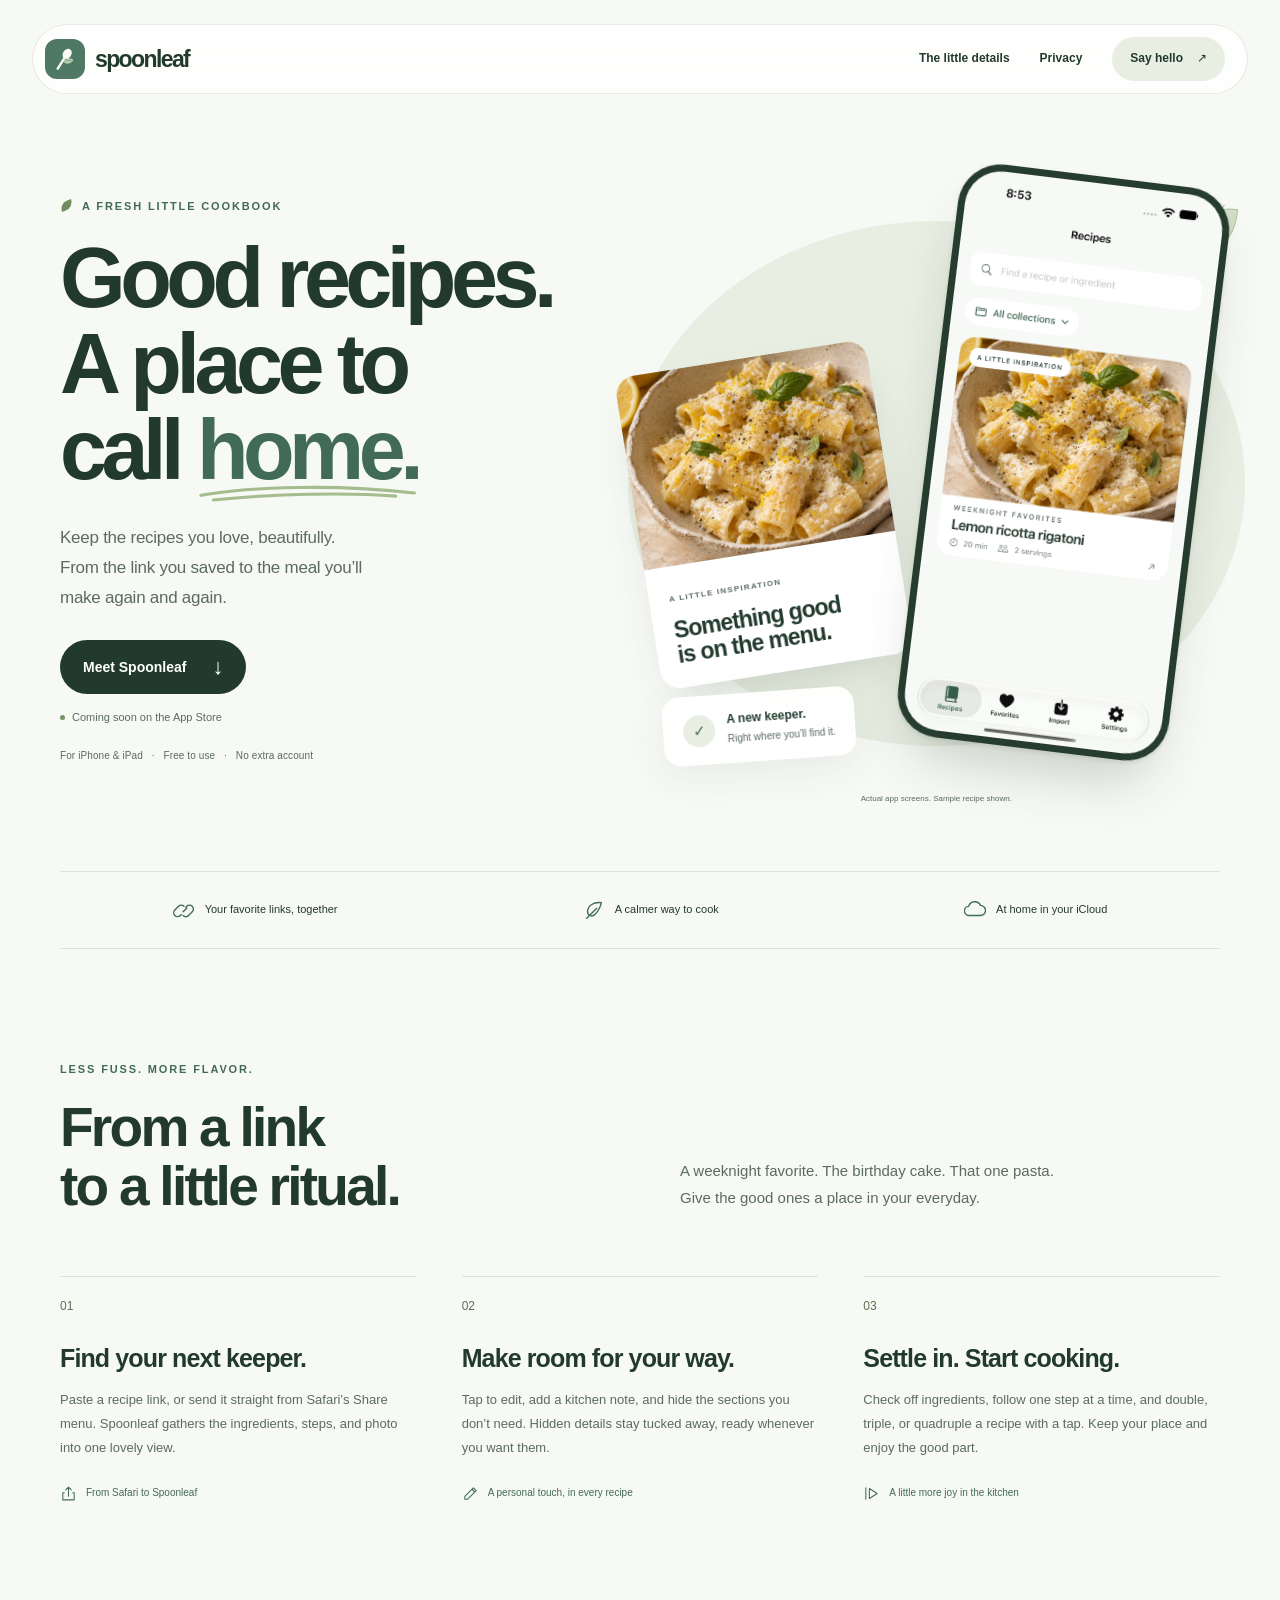
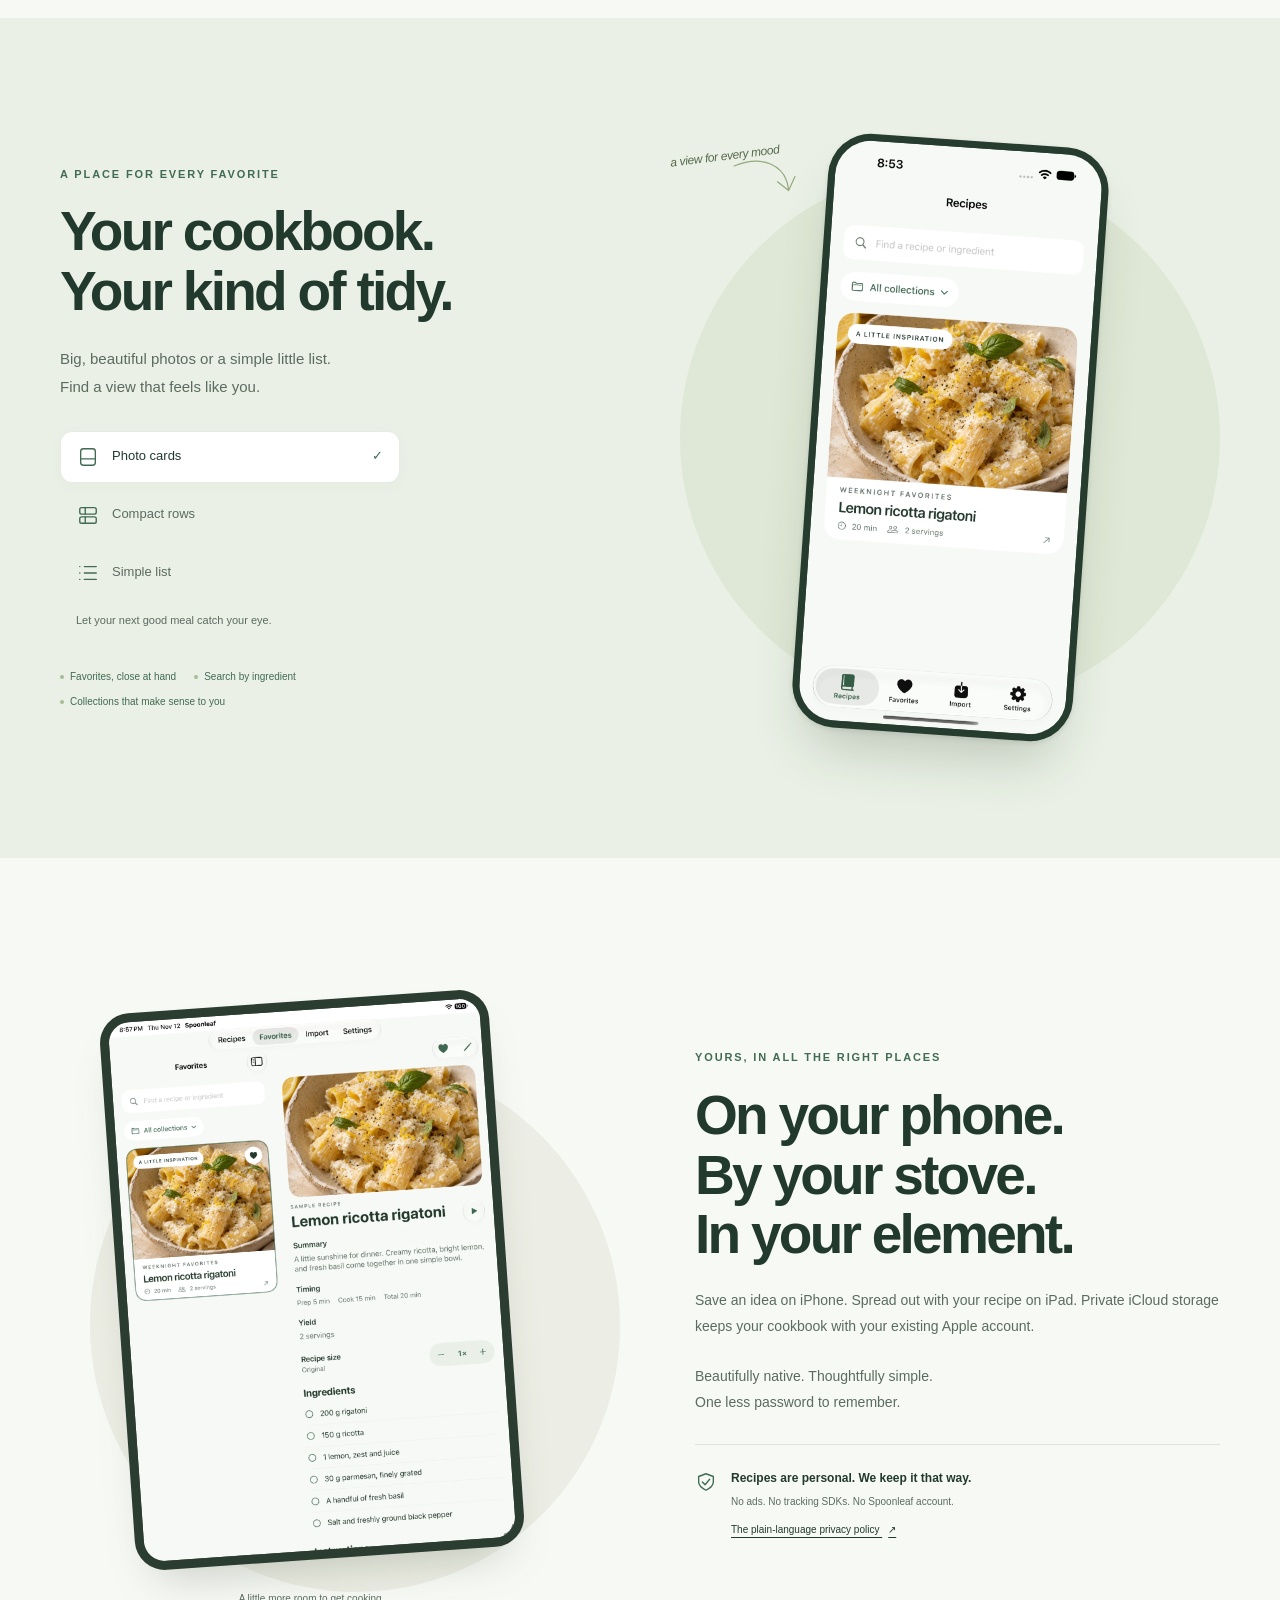
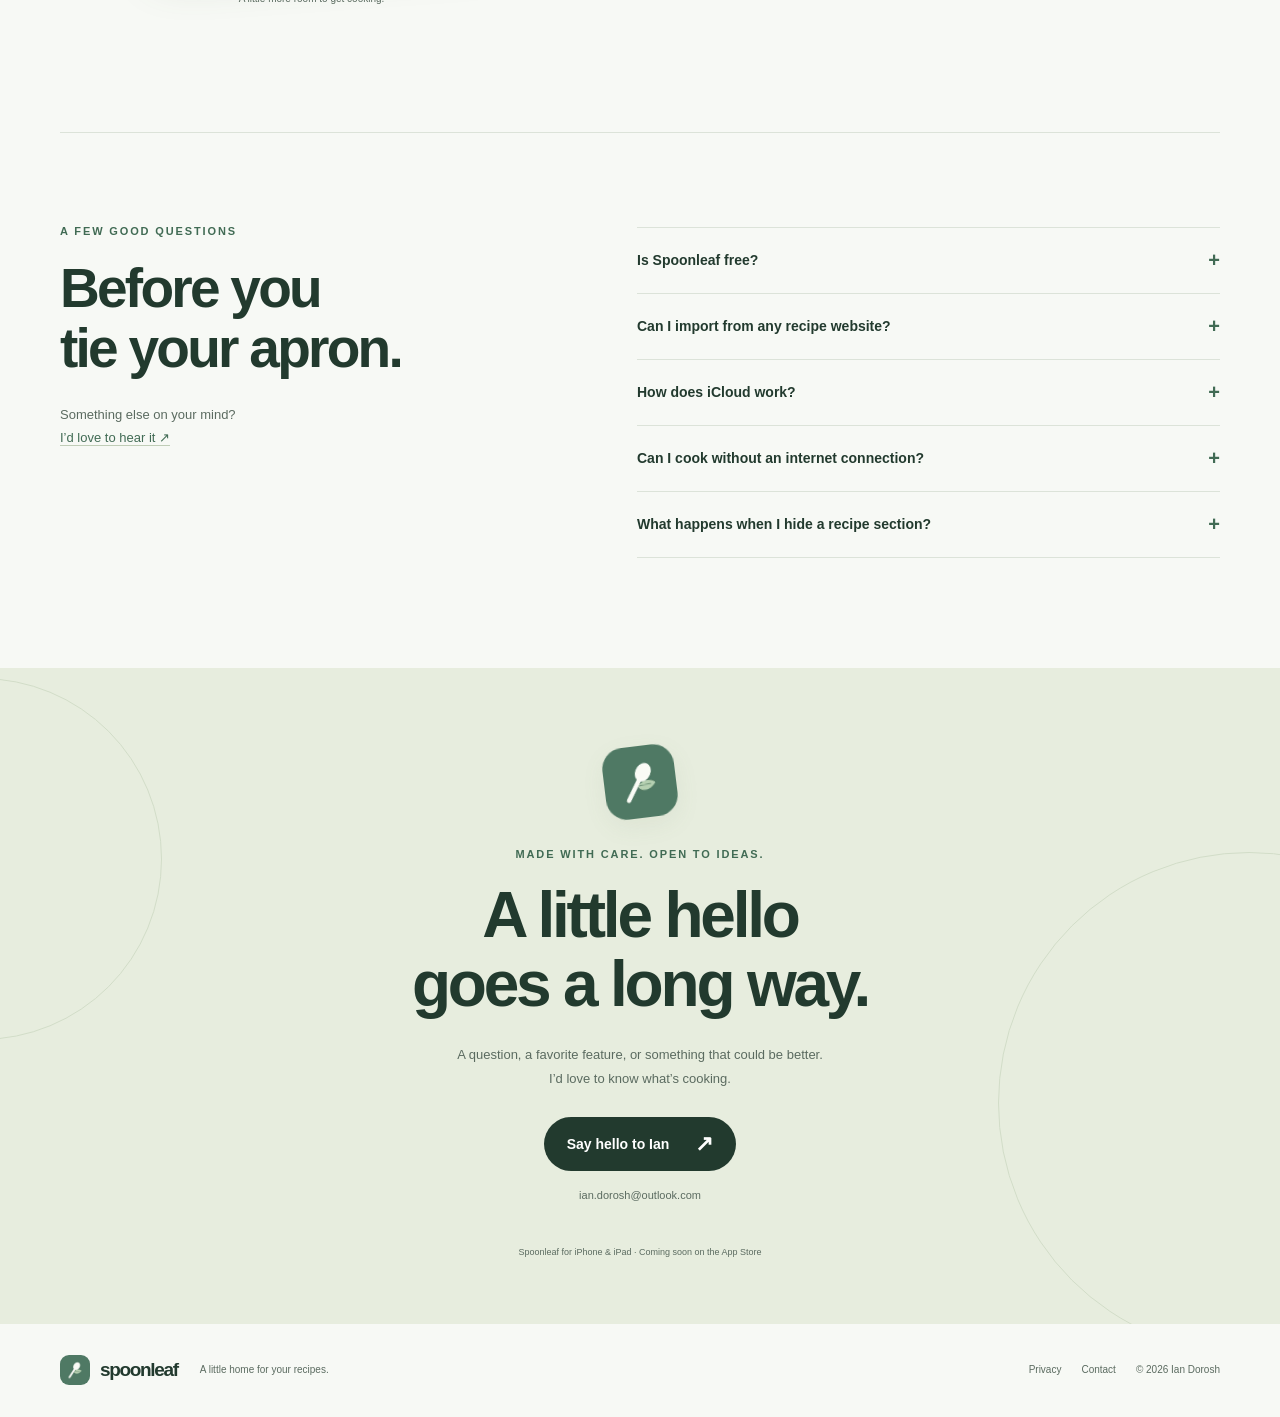
<file: index.html>
<!doctype html>
<html lang="en">
<head>
  <meta charset="utf-8">
  <meta name="viewport" content="width=device-width, initial-scale=1">
  <meta name="theme-color" content="#f7f9f5">
  <meta name="description" content="Meet Spoonleaf: a fresh, thoughtful home for your favorite recipes. Save recipe links, make them your own, and enjoy cooking on iPhone and iPad. Free, with no extra account.">
  <meta property="og:title" content="Spoonleaf — Good recipes. A place to call home.">
  <meta property="og:description" content="Turn recipe links into a beautiful personal cookbook for iPhone and iPad. Coming soon to the App Store.">
  <meta property="og:type" content="website">
  <meta property="og:url" content="https://idorosh.github.io/spoonleaf-site/">
  <meta property="og:image" content="https://idorosh.github.io/spoonleaf-site/assets/images/lemon-pasta.webp">
  <meta property="og:image:alt" content="A bowl of lemon ricotta rigatoni with fresh basil">
  <link rel="canonical" href="https://idorosh.github.io/spoonleaf-site/">
  <title>Spoonleaf — A little home for your recipes</title>
  <link rel="icon" type="image/png" href="assets/images/apple-touch-icon.png">
  <link rel="apple-touch-icon" href="assets/images/apple-touch-icon.png">
  <link rel="stylesheet" href="styles.css">
  <script src="script.js" defer></script>
</head>
<body>
  <a class="skip-link" href="#main">Skip to content</a>
  <header class="site-header">
    <a class="brand" href="index.html" aria-label="Spoonleaf home"><img src="assets/images/app-icon.webp" alt="" width="40" height="40"><span>spoonleaf</span></a>
    <nav aria-label="Main navigation">
      <a class="nav-explore" href="#how-it-works">The little details</a>
      <a href="privacy.html">Privacy</a>
      <a class="nav-contact" href="#contact">Say hello <span aria-hidden="true">↗</span></a>
    </nav>
  </header>

  <main id="main">
    <section class="hero section-wrap" aria-labelledby="hero-title">
      <div class="hero-copy">
        <p class="eyebrow"><span class="tiny-leaf" aria-hidden="true"></span>A FRESH LITTLE COOKBOOK</p>
        <h1 id="hero-title">Good recipes.<br>A place to<br>call <span class="home-word">home.<svg aria-hidden="true" viewBox="0 0 284 24"><path d="M5 15C71 3 186 1 279 12M21 21C96 13 194 11 255 16"/></svg></span></h1>
        <p class="hero-description">Keep the recipes you love, beautifully.<br>From the link you saved to the meal you’ll<br class="desktop-break"> make again and again.</p>
        <a class="button button-primary" href="#how-it-works">Meet Spoonleaf <span aria-hidden="true">↓</span></a>
        <div class="launch-note"><span class="status-dot" aria-hidden="true"></span><span>Coming soon on the App Store</span></div>
        <p class="hero-meta">For iPhone &amp; iPad <span aria-hidden="true">·</span> Free to use <span aria-hidden="true">·</span> No extra account</p>
      </div>
      <div class="hero-art" aria-label="A preview of Spoonleaf’s recipe library">
        <div class="hero-orbit" aria-hidden="true"></div>
        <svg class="hero-sprig" aria-hidden="true" viewBox="0 0 180 240"><path d="M40 228C51 160 112 104 140 24"/><path d="M68 155C20 147 11 110 18 79C66 86 94 115 68 155Z"/><path d="M98 106C91 63 118 29 159 27C164 68 143 102 98 106Z"/><path d="M51 190C87 182 118 194 131 223C99 242 69 228 51 190Z"/></svg>
        <div class="food-tile"><img src="assets/images/lemon-pasta.webp" alt="Lemon ricotta rigatoni with basil and parmesan" width="1600" height="1067" fetchpriority="high"><div><span>A LITTLE INSPIRATION</span><p>Something good<br>is on the menu.</p></div></div>
        <figure class="phone hero-phone"><img src="assets/images/iphone-cards.webp" alt="Spoonleaf’s Recipes tab showing a lemon ricotta rigatoni recipe card" width="880" height="1913" fetchpriority="high"></figure>
        <div class="saved-note"><span class="saved-note-icon" aria-hidden="true">✓</span><div><strong>A new keeper.</strong><span>Right where you’ll find it.</span></div></div>
        <p class="screen-caption">Actual app screens. Sample recipe shown.</p>
      </div>
    </section>

    <div class="promise-strip section-wrap" aria-label="Spoonleaf at a glance">
      <p><svg aria-hidden="true" viewBox="0 0 24 24"><path d="m10 13 4-4M8 16l-1 1a4 4 0 0 1-6-6l4-4a4 4 0 0 1 6 0m2 1 1-1a4 4 0 0 1 6 6l-4 4a4 4 0 0 1-6 0" transform="translate(1 1)"/></svg> Your favorite links, together</p>
      <p><svg aria-hidden="true" viewBox="0 0 24 24"><path d="M20 4c-8-1-15 3-15 10 0 4 5 6 8 3 3-3 6-8 7-13ZM4 21l11-11"/></svg> A calmer way to cook</p>
      <p><svg aria-hidden="true" viewBox="0 0 24 24"><path d="M7 18H6a5 5 0 0 1-1-10 7 7 0 0 1 13-1 5.5 5.5 0 0 1 0 11H7Z"/></svg> At home in your iCloud</p>
    </div>

    <section class="section-wrap how-section" id="how-it-works" aria-labelledby="how-title">
      <div class="section-intro reveal"><p class="eyebrow">LESS FUSS. MORE FLAVOR.</p><h2 id="how-title">From a link<br>to a little ritual.</h2><p>A weeknight favorite. The birthday cake. That one pasta.<br>Give the good ones a place in your everyday.</p></div>
      <div class="steps">
        <article class="step reveal"><span class="step-number">01</span><h3>Find your next keeper.</h3><p>Paste a recipe link, or send it straight from Safari’s Share menu. Spoonleaf gathers the ingredients, steps, and photo into one lovely view.</p><div class="step-detail"><svg aria-hidden="true" viewBox="0 0 24 24"><path d="M12 16V3m-4 4 4-4 4 4M6 11H4v10h16V11h-2"/></svg> From Safari to Spoonleaf</div></article>
        <article class="step reveal"><span class="step-number">02</span><h3>Make room for your way.</h3><p>Tap to edit, add a kitchen note, and hide the sections you don’t need. Hidden details stay tucked away, ready whenever you want them.</p><div class="step-detail"><svg aria-hidden="true" viewBox="0 0 24 24"><path d="m4 16 12-12 4 4L8 20H4v-4Zm10-10 4 4"/></svg> A personal touch, in every recipe</div></article>
        <article class="step reveal"><span class="step-number">03</span><h3>Settle in. Start cooking.</h3><p>Check off ingredients, follow one step at a time, and double, triple, or quadruple a recipe with a tap. Keep your place and enjoy the good part.</p><div class="step-detail"><svg aria-hidden="true" viewBox="0 0 24 24"><path d="m9 5 11 7-11 7V5ZM4 4v16"/></svg> A little more joy in the kitchen</div></article>
      </div>
    </section>

    <section class="layout-section" id="inside-the-app" aria-labelledby="layout-title">
      <div class="section-wrap layout-inner">
        <div class="layout-copy reveal"><p class="eyebrow">A PLACE FOR EVERY FAVORITE</p><h2 id="layout-title">Your cookbook.<br>Your kind of tidy.</h2><p>Big, beautiful photos or a simple little list.<br>Find a view that feels like you.</p>
          <div class="layout-switcher" role="group" aria-label="Preview recipe library layouts">
            <button class="layout-button is-active" type="button" data-layout="cards" aria-pressed="true" aria-controls="layout-screen"><svg aria-hidden="true" viewBox="0 0 24 24"><rect x="4" y="3" width="16" height="18" rx="3"/><path d="M4 14h16"/></svg><span>Photo cards</span><span class="layout-check" aria-hidden="true">✓</span></button>
            <button class="layout-button" type="button" data-layout="compact" aria-pressed="false" aria-controls="layout-screen"><svg aria-hidden="true" viewBox="0 0 24 24"><rect x="3" y="4" width="18" height="7" rx="2"/><rect x="3" y="14" width="18" height="7" rx="2"/><path d="M9 4v7M9 14v7"/></svg><span>Compact rows</span><span class="layout-check" aria-hidden="true">✓</span></button>
            <button class="layout-button" type="button" data-layout="list" aria-pressed="false" aria-controls="layout-screen"><svg aria-hidden="true" viewBox="0 0 24 24"><path d="M8 5h13M8 12h13M8 19h13M3 5h.1M3 12h.1M3 19h.1"/></svg><span>Simple list</span><span class="layout-check" aria-hidden="true">✓</span></button>
          </div>
          <p class="layout-caption" id="layout-description" aria-live="polite">Let your next good meal catch your eye.</p>
          <div class="small-features"><span>Favorites, close at hand</span><span>Search by ingredient</span><span>Collections that make sense to you</span></div>
        </div>
        <div class="layout-art reveal"><div class="layout-circle" aria-hidden="true"></div><figure class="phone layout-phone"><img id="layout-screen" src="assets/images/iphone-cards.webp" alt="Spoonleaf’s photo cards recipe library layout" width="880" height="1913" loading="lazy"></figure><span class="little-note" aria-hidden="true">a view for every mood <svg viewBox="0 0 65 42"><path d="M3 4c30-8 51 6 51 29m-10-8 10 10 8-13"/></svg></span></div>
      </div>
    </section>

    <section class="section-wrap together-section" aria-labelledby="together-title">
      <div class="together-art reveal"><figure class="tablet"><img src="assets/images/ipad-favorites.webp" alt="Spoonleaf on iPad with favorite recipes on the left and ingredients for the selected recipe on the right" width="1200" height="1741" loading="lazy"></figure><span class="tablet-label">A little more room to get cooking.</span></div>
      <div class="together-copy reveal"><p class="eyebrow">YOURS, IN ALL THE RIGHT PLACES</p><h2 id="together-title">On your phone.<br>By your stove.<br>In your element.</h2><p>Save an idea on iPhone. Spread out with your recipe on iPad. Private iCloud storage keeps your cookbook with your existing Apple account.</p><p>Beautifully native. Thoughtfully simple.<br>One less password to remember.</p><div class="privacy-note"><svg aria-hidden="true" viewBox="0 0 24 24"><path d="M12 3 4 6v6c0 5 8 9 8 9s8-4 8-9V6l-8-3Z"/><path d="m8 12 3 3 5-6"/></svg><div><strong>Recipes are personal. We keep it that way.</strong><span>No ads. No tracking SDKs. No Spoonleaf account.</span><a href="privacy.html">The plain-language privacy policy <span aria-hidden="true">↗</span></a></div></div></div>
    </section>

    <section class="faq-section section-wrap" aria-labelledby="faq-title">
      <div class="faq-heading reveal"><p class="eyebrow">A FEW GOOD QUESTIONS</p><h2 id="faq-title">Before you<br>tie your apron.</h2><p>Something else on your mind?<br><a href="mailto:ian.dorosh@outlook.com">I’d love to hear it <span aria-hidden="true">↗</span></a></p></div>
      <div class="faq-list reveal">
        <details><summary>Is Spoonleaf free?<span aria-hidden="true">+</span></summary><div><p>Yes. Spoonleaf is being made as a free app for iPhone and iPad. There’s no separate Spoonleaf account to create. The App Store release is coming soon.</p></div></details>
        <details><summary>Can I import from any recipe website?<span aria-hidden="true">+</span></summary><div><p>Spoonleaf reads the recipe information many websites already include on their pages. Paste a direct recipe link or share it from Safari, then review everything before saving. Some sites block imports or don’t include readable recipe data, so support varies. The original author and source link stay with your recipe.</p></div></details>
        <details><summary>How does iCloud work?<span aria-hidden="true">+</span></summary><div><p>Your cookbook is stored on your device. When iCloud is enabled and available, Spoonleaf uses your private iCloud storage to sync recipes and photos between your devices. It uses your existing Apple account and iCloud storage allowance. You can check availability in Spoonleaf’s Settings; syncing depends on Apple’s services and your device settings.</p></div></details>
        <details><summary>Can I cook without an internet connection?<span aria-hidden="true">+</span></summary><div><p>Recipes and photos already saved on your device are available offline. You’ll need a connection to import new recipe links or sync with iCloud. You can also export a cookbook backup from Settings to keep an extra copy.</p></div></details>
        <details><summary>What happens when I hide a recipe section?<span aria-hidden="true">+</span></summary><div><p>It disappears from the reading view, but its content stays saved. Open Edit to see hidden sections again, make changes, or bring them back. Your recipe can feel simpler without losing a useful detail.</p></div></details>
      </div>
    </section>

    <section class="contact-section" id="contact" aria-labelledby="contact-title"><div class="section-wrap contact-inner"><img class="contact-icon" src="assets/images/app-icon.webp" width="72" height="72" alt="" loading="lazy"><p class="eyebrow">MADE WITH CARE. OPEN TO IDEAS.</p><h2 id="contact-title">A little hello<br>goes a long way.</h2><p>A question, a favorite feature, or something that could be better.<br>I’d love to know what’s cooking.</p><a class="button button-primary" href="mailto:ian.dorosh@outlook.com">Say hello to Ian <span aria-hidden="true">↗</span></a><a class="email-link" href="mailto:ian.dorosh@outlook.com">ian.dorosh@outlook.com</a><p class="contact-availability">Spoonleaf for iPhone &amp; iPad · Coming soon on the App Store</p></div></section>
  </main>

  <footer class="site-footer section-wrap"><a class="brand footer-brand" href="index.html"><img src="assets/images/app-icon.webp" alt="" width="30" height="30"><span>spoonleaf</span></a><p>A little home for your recipes.</p><div><a href="privacy.html">Privacy</a><a href="mailto:ian.dorosh@outlook.com">Contact</a><span>© 2026 Ian Dorosh</span></div></footer>
</body>
</html>
</file>
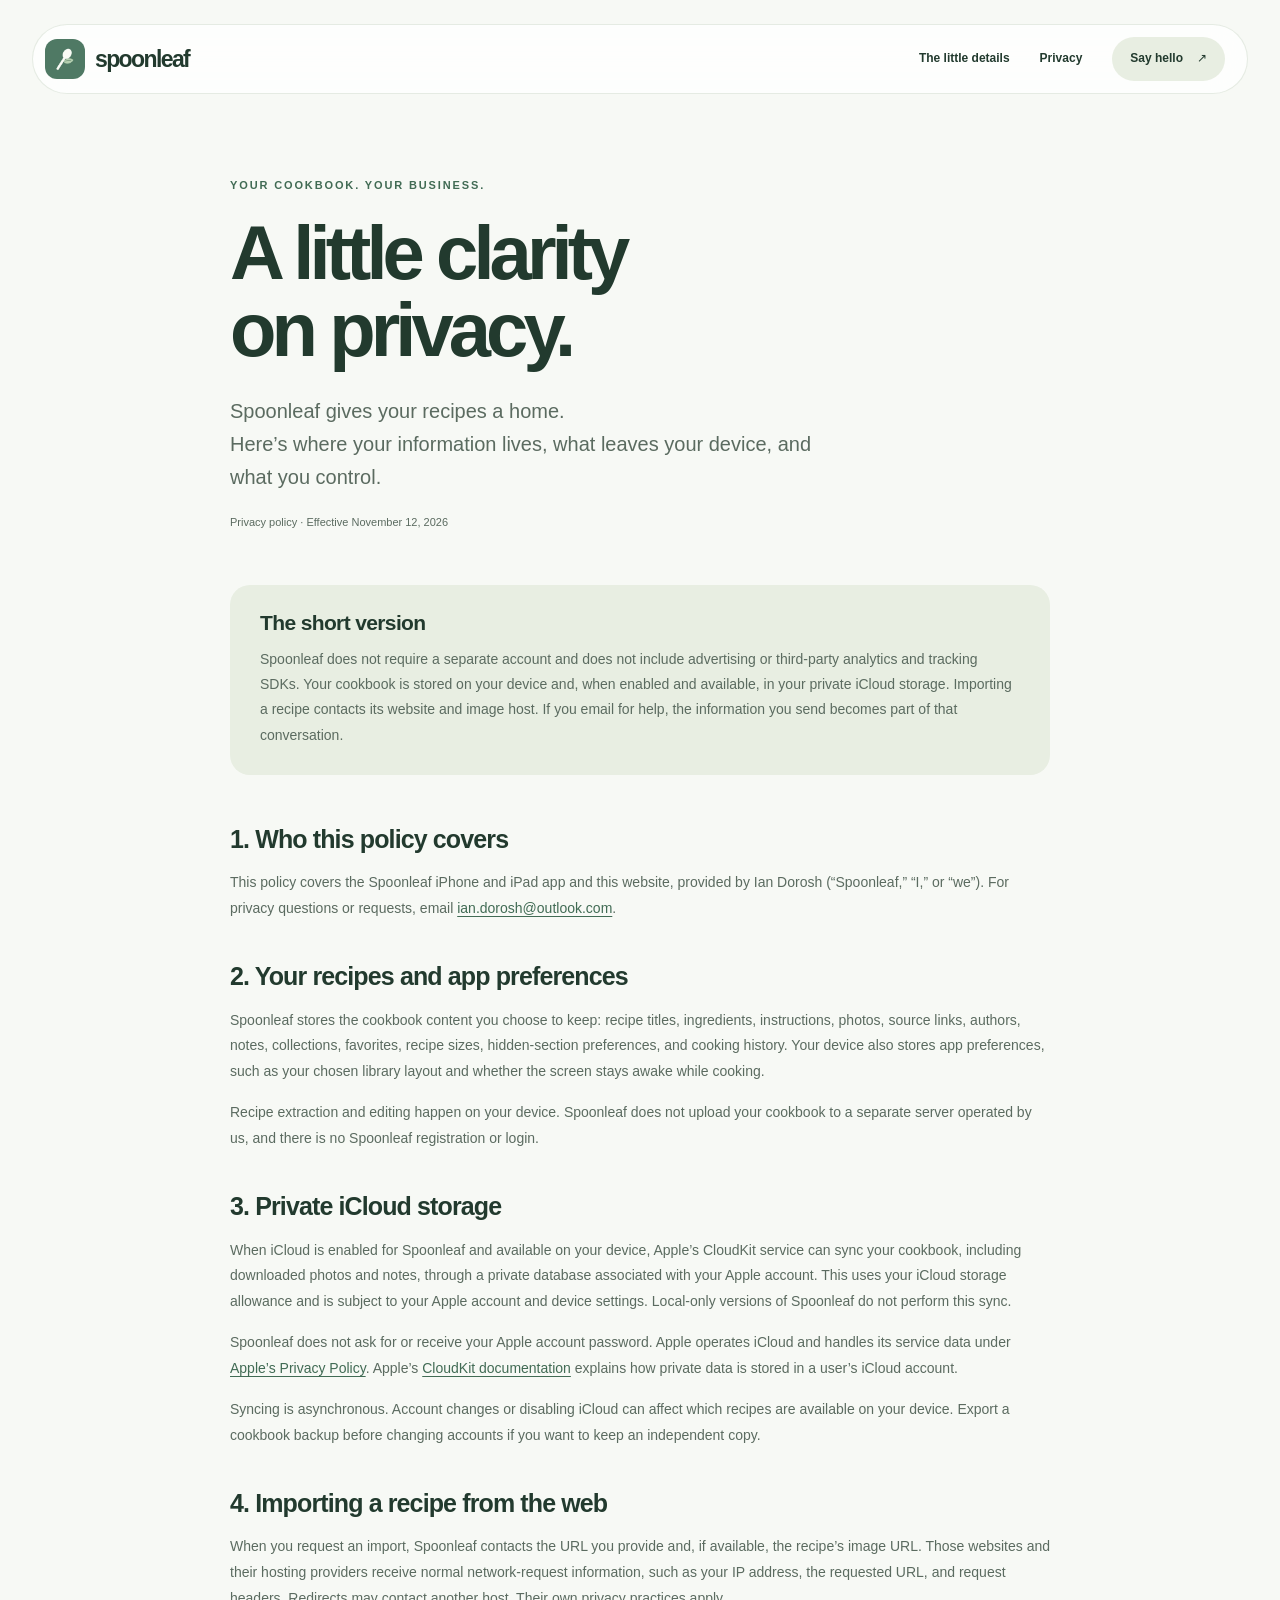
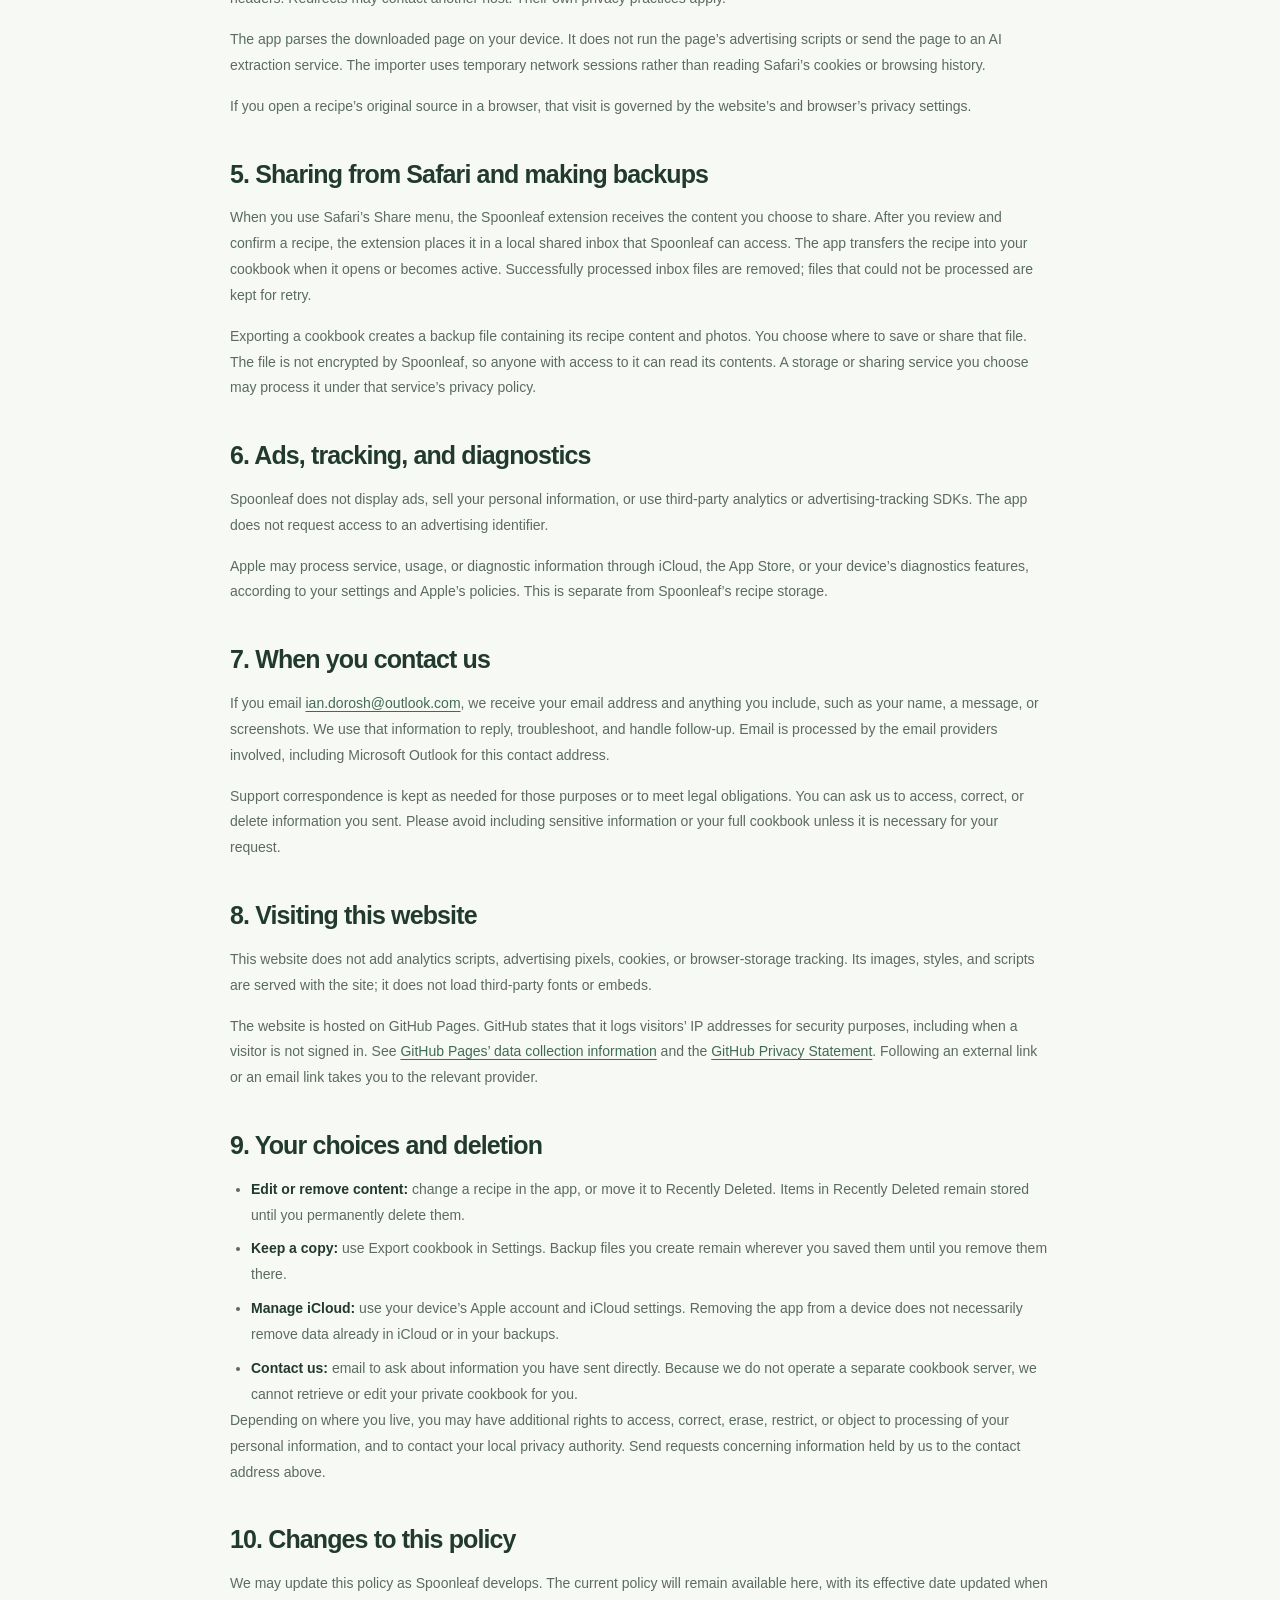
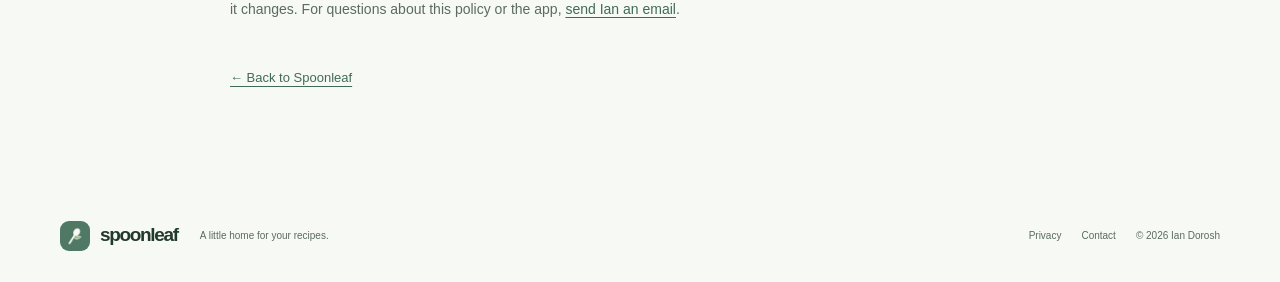
<file: privacy.html>
<!doctype html>
<html lang="en">
<head>
  <meta charset="utf-8">
  <meta name="viewport" content="width=device-width, initial-scale=1">
  <meta name="theme-color" content="#f7f9f5">
  <meta name="description" content="How Spoonleaf handles your recipes, private iCloud storage, website imports, support email, and your choices. A clear, plain-language privacy policy.">
  <title>Privacy — Spoonleaf</title>
  <link rel="canonical" href="https://idorosh.github.io/spoonleaf-site/privacy.html">
  <link rel="icon" type="image/png" href="assets/images/apple-touch-icon.png">
  <link rel="apple-touch-icon" href="assets/images/apple-touch-icon.png">
  <link rel="stylesheet" href="styles.css">
</head>
<body>
  <a class="skip-link" href="#main">Skip to content</a>
  <header class="site-header"><a class="brand" href="index.html" aria-label="Spoonleaf home"><img src="assets/images/app-icon.webp" alt="" width="40" height="40"><span>spoonleaf</span></a><nav aria-label="Main navigation"><a class="nav-explore" href="index.html#how-it-works">The little details</a><a href="privacy.html" aria-current="page">Privacy</a><a class="nav-contact" href="mailto:ian.dorosh@outlook.com">Say hello <span aria-hidden="true">↗</span></a></nav></header>
  <main id="main" class="privacy-main section-wrap">
    <div class="privacy-heading"><p class="eyebrow">YOUR COOKBOOK. YOUR BUSINESS.</p><h1>A little clarity<br>on privacy.</h1><p class="privacy-lede">Spoonleaf gives your recipes a home.<br>Here’s where your information lives, what leaves your device, and what you control.</p><p class="policy-date">Privacy policy · Effective November 12, 2026</p></div>
    <div class="privacy-summary"><h2>The short version</h2><p>Spoonleaf does not require a separate account and does not include advertising or third-party analytics and tracking SDKs. Your cookbook is stored on your device and, when enabled and available, in your private iCloud storage. Importing a recipe contacts its website and image host. If you email for help, the information you send becomes part of that conversation.</p></div>

    <section class="policy-section" aria-labelledby="who"><h2 id="who">1. Who this policy covers</h2><p>This policy covers the Spoonleaf iPhone and iPad app and this website, provided by Ian Dorosh (“Spoonleaf,” “I,” or “we”). For privacy questions or requests, email <a href="mailto:ian.dorosh@outlook.com">ian.dorosh@outlook.com</a>.</p></section>
    <section class="policy-section" aria-labelledby="cookbook"><h2 id="cookbook">2. Your recipes and app preferences</h2><p>Spoonleaf stores the cookbook content you choose to keep: recipe titles, ingredients, instructions, photos, source links, authors, notes, collections, favorites, recipe sizes, hidden-section preferences, and cooking history. Your device also stores app preferences, such as your chosen library layout and whether the screen stays awake while cooking.</p><p>Recipe extraction and editing happen on your device. Spoonleaf does not upload your cookbook to a separate server operated by us, and there is no Spoonleaf registration or login.</p></section>
    <section class="policy-section" aria-labelledby="icloud"><h2 id="icloud">3. Private iCloud storage</h2><p>When iCloud is enabled for Spoonleaf and available on your device, Apple’s CloudKit service can sync your cookbook, including downloaded photos and notes, through a private database associated with your Apple account. This uses your iCloud storage allowance and is subject to your Apple account and device settings. Local-only versions of Spoonleaf do not perform this sync.</p><p>Spoonleaf does not ask for or receive your Apple account password. Apple operates iCloud and handles its service data under <a href="https://www.apple.com/legal/privacy/">Apple’s Privacy Policy</a>. Apple’s <a href="https://developer.apple.com/documentation/cloudkit/ckcontainer">CloudKit documentation</a> explains how private data is stored in a user’s iCloud account.</p><p>Syncing is asynchronous. Account changes or disabling iCloud can affect which recipes are available on your device. Export a cookbook backup before changing accounts if you want to keep an independent copy.</p></section>
    <section class="policy-section" aria-labelledby="imports"><h2 id="imports">4. Importing a recipe from the web</h2><p>When you request an import, Spoonleaf contacts the URL you provide and, if available, the recipe’s image URL. Those websites and their hosting providers receive normal network-request information, such as your IP address, the requested URL, and request headers. Redirects may contact another host. Their own privacy practices apply.</p><p>The app parses the downloaded page on your device. It does not run the page’s advertising scripts or send the page to an AI extraction service. The importer uses temporary network sessions rather than reading Safari’s cookies or browsing history.</p><p>If you open a recipe’s original source in a browser, that visit is governed by the website’s and browser’s privacy settings.</p></section>
    <section class="policy-section" aria-labelledby="sharing"><h2 id="sharing">5. Sharing from Safari and making backups</h2><p>When you use Safari’s Share menu, the Spoonleaf extension receives the content you choose to share. After you review and confirm a recipe, the extension places it in a local shared inbox that Spoonleaf can access. The app transfers the recipe into your cookbook when it opens or becomes active. Successfully processed inbox files are removed; files that could not be processed are kept for retry.</p><p>Exporting a cookbook creates a backup file containing its recipe content and photos. You choose where to save or share that file. The file is not encrypted by Spoonleaf, so anyone with access to it can read its contents. A storage or sharing service you choose may process it under that service’s privacy policy.</p></section>
    <section class="policy-section" aria-labelledby="analytics"><h2 id="analytics">6. Ads, tracking, and diagnostics</h2><p>Spoonleaf does not display ads, sell your personal information, or use third-party analytics or advertising-tracking SDKs. The app does not request access to an advertising identifier.</p><p>Apple may process service, usage, or diagnostic information through iCloud, the App Store, or your device’s diagnostics features, according to your settings and Apple’s policies. This is separate from Spoonleaf’s recipe storage.</p></section>
    <section class="policy-section" aria-labelledby="contact"><h2 id="contact">7. When you contact us</h2><p>If you email <a href="mailto:ian.dorosh@outlook.com">ian.dorosh@outlook.com</a>, we receive your email address and anything you include, such as your name, a message, or screenshots. We use that information to reply, troubleshoot, and handle follow-up. Email is processed by the email providers involved, including Microsoft Outlook for this contact address.</p><p>Support correspondence is kept as needed for those purposes or to meet legal obligations. You can ask us to access, correct, or delete information you sent. Please avoid including sensitive information or your full cookbook unless it is necessary for your request.</p></section>
    <section class="policy-section" aria-labelledby="website"><h2 id="website">8. Visiting this website</h2><p>This website does not add analytics scripts, advertising pixels, cookies, or browser-storage tracking. Its images, styles, and scripts are served with the site; it does not load third-party fonts or embeds.</p><p>The website is hosted on GitHub Pages. GitHub states that it logs visitors’ IP addresses for security purposes, including when a visitor is not signed in. See <a href="https://docs.github.com/en/pages/getting-started-with-github-pages/what-is-github-pages#data-collection">GitHub Pages’ data collection information</a> and the <a href="https://docs.github.com/en/site-policy/privacy-policies/github-general-privacy-statement">GitHub Privacy Statement</a>. Following an external link or an email link takes you to the relevant provider.</p></section>
    <section class="policy-section" aria-labelledby="choices"><h2 id="choices">9. Your choices and deletion</h2><ul><li><strong>Edit or remove content:</strong> change a recipe in the app, or move it to Recently Deleted. Items in Recently Deleted remain stored until you permanently delete them.</li><li><strong>Keep a copy:</strong> use Export cookbook in Settings. Backup files you create remain wherever you saved them until you remove them there.</li><li><strong>Manage iCloud:</strong> use your device’s Apple account and iCloud settings. Removing the app from a device does not necessarily remove data already in iCloud or in your backups.</li><li><strong>Contact us:</strong> email to ask about information you have sent directly. Because we do not operate a separate cookbook server, we cannot retrieve or edit your private cookbook for you.</li></ul><p>Depending on where you live, you may have additional rights to access, correct, erase, restrict, or object to processing of your personal information, and to contact your local privacy authority. Send requests concerning information held by us to the contact address above.</p></section>
    <section class="policy-section" aria-labelledby="changes"><h2 id="changes">10. Changes to this policy</h2><p>We may update this policy as Spoonleaf develops. The current policy will remain available here, with its effective date updated when it changes. For questions about this policy or the app, <a href="mailto:ian.dorosh@outlook.com">send Ian an email</a>.</p></section>
    <a class="privacy-back" href="index.html">← Back to Spoonleaf</a>
  </main>
  <footer class="site-footer section-wrap"><a class="brand footer-brand" href="index.html"><img src="assets/images/app-icon.webp" alt="" width="30" height="30"><span>spoonleaf</span></a><p>A little home for your recipes.</p><div><a href="privacy.html" aria-current="page">Privacy</a><a href="mailto:ian.dorosh@outlook.com">Contact</a><span>© 2026 Ian Dorosh</span></div></footer>
</body>
</html>
</file>
<file: styles.css>
:root{--paper:#f7f9f5;--white:#fff;--ink:#223a2e;--muted:#5b6b60;--green:#416b54;--sage:#e8eee2;--sage-deep:#dce6d3;--line:#dce3d9;--round:24px;--font:-apple-system,BlinkMacSystemFont,"Segoe UI",Helvetica,Arial,sans-serif}
*{box-sizing:border-box}html{scroll-behavior:smooth;scroll-padding-top:110px}body{margin:0;background:var(--paper);color:var(--ink);font-family:var(--font);-webkit-font-smoothing:antialiased;font-size:16px;line-height:1.6}a{color:inherit;text-decoration:none}button{font:inherit}img{display:block;max-width:100%;height:auto}svg{display:block}button,a,summary{-webkit-tap-highlight-color:transparent}a:focus-visible,button:focus-visible,summary:focus-visible{outline:3px solid #72966b;outline-offset:5px}::selection{background:#d4e2ca}h1,h2,h3,p,figure{margin:0}h1,h2,h3{font-weight:560;line-height:1.08;letter-spacing:-.05em}h2{font-size:clamp(40px,4.3vw,62px)}h3{font-size:25px;letter-spacing:-.035em}p{color:var(--muted)}.section-wrap{width:min(1160px,calc(100% - 96px));margin-inline:auto}.eyebrow{font-size:11px;font-weight:650;letter-spacing:.17em;color:var(--green);line-height:1.5}.button{display:inline-flex;align-items:center;justify-content:center;gap:26px;min-height:54px;padding:15px 23px;border-radius:99px;font-size:14px;font-weight:600;transition:background .2s,transform .2s}.button-primary{background:var(--ink);color:white}.button-primary:hover{background:#42634c;transform:translateY(-2px)}.button span{font-size:22px;line-height:1}.skip-link{position:fixed;top:10px;left:10px;z-index:20;background:var(--ink);color:white;padding:10px 18px;transform:translateY(-150%)}.skip-link:focus{transform:translateY(0)}
.site-header{width:min(1256px,calc(100% - 64px));margin:24px auto 0;min-height:70px;display:flex;align-items:center;justify-content:space-between;padding:10px 22px 10px 12px;border:1px solid rgba(220,227,217,.72);border-radius:99px;background:rgba(255,255,255,.76);backdrop-filter:blur(18px);position:relative;z-index:5}.brand{display:inline-flex;align-items:center;gap:10px;color:var(--ink);font-size:23px;letter-spacing:-.07em;font-weight:600}.brand img{border-radius:12px}.site-header nav{display:flex;gap:30px;align-items:center;font-size:12px;font-weight:550}.site-header nav a:not(.nav-contact):hover{color:var(--green);text-decoration:underline;text-underline-offset:5px}.nav-contact{padding:11px 18px;background:var(--sage);border-radius:99px}.nav-contact span{padding-left:14px}.hero{min-height:760px;display:grid;grid-template-columns:1fr 1fr;align-items:center;gap:25px;padding:62px 0 65px}.hero-copy{position:relative;z-index:2}.hero .eyebrow{display:flex;align-items:center;gap:9px;margin-bottom:22px}.tiny-leaf{width:13px;height:9px;background:#6f8c60;border-radius:12px 0 12px 0;transform:rotate(-20deg)}h1{font-size:clamp(64px,6.6vw,92px);line-height:1.015;letter-spacing:-.065em}.home-word{position:relative;display:inline-block;color:var(--green)}.home-word svg{position:absolute;left:0;bottom:-11px;width:100%;height:22px;fill:none;stroke:#a4bc8e;stroke-width:4;stroke-linecap:round;z-index:-1}.hero-description{margin:30px 0 27px;font-size:17px;line-height:1.75;letter-spacing:-.015em}.launch-note{display:flex;align-items:center;gap:7px;font-size:11px;color:var(--muted);margin-top:15px}.status-dot{width:5px;height:5px;background:#759465;border-radius:50%}.hero-meta{font-size:10px;margin-top:22px;letter-spacing:.01em}.hero-meta span{margin-inline:6px}.hero-art{height:650px;position:relative;min-width:0}.hero-orbit{position:absolute;inset:65px -25px 60px -25px;border-radius:50%;background:var(--sage)}.hero-sprig{position:absolute;right:-20px;top:10px;width:132px;height:200px;fill:#bdcfad;stroke:#8aa274;stroke-width:1.4;transform:rotate(12deg);opacity:.65}.phone{background:#263c2e;border-radius:43px;padding:7px;box-shadow:0 34px 55px -18px rgba(39,58,39,.24),0 2px 5px rgba(39,58,39,.1);overflow:hidden;line-height:0;position:relative}.phone img{border-radius:36px;width:100%;background:var(--paper)}.hero-phone{position:absolute;width:273px;right:20px;top:18px;transform:rotate(7deg);z-index:2}.food-tile{position:absolute;width:254px;left:-16px;top:201px;border-radius:20px;background:#fff;overflow:hidden;box-shadow:0 20px 45px -20px rgba(39,58,39,.22);transform:rotate(-9deg);z-index:1}.food-tile>img{width:100%;height:194px;object-fit:cover}.food-tile>div{padding:17px 20px 19px}.food-tile span{font-size:8px;letter-spacing:.16em;font-weight:600;color:var(--muted)}.food-tile p{font-size:23px;line-height:1.12;letter-spacing:-.04em;color:var(--ink);margin-top:9px;font-weight:550}.saved-note{position:absolute;bottom:45px;left:10px;z-index:3;display:flex;align-items:center;gap:12px;padding:15px 19px;background:rgba(255,255,255,.94);border:1px solid rgba(255,255,255,.8);box-shadow:0 10px 38px rgba(39,58,39,.08);border-radius:17px;transform:rotate(-4deg)}.saved-note-icon{width:32px;height:32px;display:grid;place-items:center;border-radius:50%;background:var(--sage);font-size:15px;color:var(--green)}.saved-note strong,.saved-note div>span{display:block}.saved-note strong{font-size:12px;font-weight:600}.saved-note div>span{font-size:10px;color:var(--muted);margin-top:2px}.screen-caption{font-size:8px;position:absolute;bottom:0;left:0;right:0;text-align:center;color:#5b6b60}.promise-strip{border-top:1px solid var(--line);border-bottom:1px solid var(--line);padding:27px 0;display:flex;justify-content:space-around;gap:20px}.promise-strip p{display:flex;align-items:center;gap:10px;font-size:11px;color:var(--ink)}.promise-strip svg,.step-detail svg,.layout-button svg,.privacy-note svg{width:22px;height:22px;fill:none;stroke:currentColor;stroke-width:1.5;stroke-linecap:round;stroke-linejoin:round;color:var(--green)}
.how-section{padding:112px 0 116px}.section-intro{display:grid;grid-template-columns:1fr 1fr;column-gap:80px;align-items:end}.section-intro .eyebrow{grid-column:1/-1;margin-bottom:20px}.section-intro>p:last-child{font-size:15px;line-height:1.8;padding-bottom:5px}.steps{margin-top:60px;display:grid;grid-template-columns:repeat(3,1fr);gap:45px}.step{padding-top:20px;border-top:1px solid var(--line)}.step-number{font-size:12px;color:#5b7053;display:block;margin-bottom:28px;font-variant-numeric:tabular-nums}.step h3{margin-bottom:16px}.step>p{font-size:13px;line-height:1.85}.step-detail{display:flex;gap:9px;align-items:center;color:var(--green);font-size:10px;margin-top:25px}.step-detail svg{width:17px;height:17px}
.layout-section{background:#eaf0e5;overflow:hidden}.layout-inner{display:grid;grid-template-columns:1fr 1fr;gap:80px;align-items:center;min-height:840px;padding-block:66px}.layout-copy .eyebrow{margin-bottom:20px}.layout-copy>p:not(.eyebrow):not(.layout-caption){font-size:15px;margin-top:24px;line-height:1.85}.layout-switcher{display:flex;flex-direction:column;gap:6px;max-width:340px;margin-top:30px}.layout-button{display:flex;align-items:center;gap:13px;text-align:left;padding:14px 16px;border:1px solid transparent;border-radius:12px;background:transparent;color:var(--muted);cursor:pointer;font-size:13px;min-height:50px;transition:background .2s,color .2s,border-color .2s}.layout-button:hover{background:rgba(255,255,255,.45)}.layout-button.is-active{background:white;color:var(--ink);border-color:rgba(95,124,77,.15);box-shadow:0 4px 18px rgba(46,68,41,.025)}.layout-check{margin-left:auto;color:var(--green);opacity:0}.is-active .layout-check{opacity:1}.layout-caption{font-size:11px;min-height:36px;margin:13px 0 0 16px}.small-features{display:flex;flex-wrap:wrap;gap:9px 18px;max-width:380px;margin-top:21px}.small-features span{font-size:10px;color:var(--green);display:flex;align-items:center;gap:6px}.small-features span:before{content:"";width:4px;height:4px;border-radius:50%;background:#a7bd96}.layout-art{height:690px;position:relative;display:flex;justify-content:center;align-items:center}.layout-circle{position:absolute;width:540px;height:540px;border-radius:50%;background:#dce6d2;opacity:.8}.layout-phone{width:281px;transform:rotate(4deg);transition:transform .45s}.layout-phone:hover{transform:rotate(0)}#layout-screen{transition:opacity .18s}.little-note{position:absolute;left:-10px;top:54px;font-size:12px;letter-spacing:-.03em;color:#55694c;transform:rotate(-7deg);font-style:italic}.little-note svg{width:65px;height:42px;fill:none;stroke:#93aa7e;stroke-width:1.2;stroke-linecap:round;position:absolute;top:16px;left:60px}
.together-section{display:grid;grid-template-columns:1fr 1fr;gap:110px;align-items:center;padding:125px 0}.together-art{position:relative;padding:18px 22px 0 0}.together-art:before{content:"";position:absolute;inset:75px -35px 15px 30px;border-radius:50%;background:#ecede4;transform:rotate(-12deg)}.tablet{position:relative;max-width:390px;margin:0 auto;padding:9px;border-radius:30px;background:#2b3d30;box-shadow:0 25px 48px -22px #53634b55;transform:rotate(-4deg)}.tablet img{border-radius:21px}.tablet-label{display:block;position:relative;text-align:center;font-size:10px;color:var(--muted);margin-top:32px}.together-copy .eyebrow{margin-bottom:21px}.together-copy>p:not(.eyebrow){font-size:14px;line-height:1.85;margin-top:24px}.privacy-note{display:flex;gap:14px;padding-top:24px;margin-top:28px;border-top:1px solid var(--line)}.privacy-note svg{flex-shrink:0;margin-top:2px}.privacy-note strong{display:block;font-size:12px;font-weight:600}.privacy-note div>span{display:block;font-size:10px;color:var(--muted);margin-top:6px}.privacy-note a{display:inline-block;font-size:10px;margin-top:12px;text-decoration:underline;text-underline-offset:4px}.privacy-note a span{padding-left:6px}
.faq-section{display:grid;grid-template-columns:.9fr 1.1fr;gap:100px;border-top:1px solid var(--line);padding:90px 0 110px}.faq-heading .eyebrow{margin-bottom:20px}.faq-heading>p:last-child{font-size:13px;line-height:1.8;margin-top:25px}.faq-heading a{color:var(--green);border-bottom:1px solid #c0cdb7}.faq-list{padding-top:4px}.faq-list details{border-bottom:1px solid var(--line)}.faq-list details:first-child{border-top:1px solid var(--line)}.faq-list summary{display:flex;justify-content:space-between;gap:20px;cursor:pointer;padding:22px 0;list-style:none;font-size:14px;font-weight:550;line-height:1.5}.faq-list summary::-webkit-details-marker{display:none}.faq-list summary span{color:var(--green);font-size:20px;line-height:1;transition:transform .2s}.faq-list details[open] summary span{transform:rotate(45deg)}.faq-list details>div{padding:0 25px 22px 0;font-size:13px;line-height:1.8}
.contact-section{background:#e7edde;text-align:center;padding:78px 0 65px;position:relative;overflow:hidden}.contact-section:before,.contact-section:after{content:"";position:absolute;width:360px;height:360px;border:1px solid #d2ddc8;border-radius:50%;pointer-events:none}.contact-section:before{left:-200px;top:10px}.contact-section:after{right:-220px;bottom:-30px;width:500px;height:500px}.contact-inner{position:relative;z-index:1}.contact-icon{border-radius:21px;margin:0 auto 28px;transform:rotate(-7deg);box-shadow:0 8px 25px #71826315}.contact-inner .eyebrow{margin-bottom:19px}.contact-inner h2{font-size:clamp(42px,5vw,66px)}.contact-inner>p:not(.eyebrow):not(.contact-availability){font-size:13px;line-height:1.8;margin-top:24px}.contact-inner .button{margin-top:27px}.email-link{display:block;width:fit-content;margin:16px auto 0;font-size:11px;color:var(--muted)}.email-link:hover{text-decoration:underline;text-underline-offset:4px}.contact-availability{font-size:9px;margin-top:40px}.site-footer{display:flex;align-items:center;gap:22px;padding:31px 0}.footer-brand{font-size:19px}.footer-brand img{border-radius:9px}.site-footer>p{font-size:10px}.site-footer>div{display:flex;align-items:center;gap:20px;margin-left:auto;font-size:10px;color:var(--muted)}.site-footer a:hover{color:var(--green)}
.reveal{opacity:1;transform:none}.js-motion .reveal{opacity:0;transform:translateY(20px);transition:opacity .7s ease,transform .7s ease}.js-motion .reveal.is-visible{opacity:1;transform:none}.hero-phone{animation:phone-arrive 1.1s cubic-bezier(.2,.6,.3,1) both}.food-tile{animation:food-arrive 1.2s cubic-bezier(.2,.6,.3,1) both}.saved-note{animation:note-arrive 1.4s cubic-bezier(.2,.6,.3,1) both}@keyframes phone-arrive{from{opacity:0;transform:translateY(24px) rotate(10deg)}to{opacity:1;transform:translateY(0) rotate(7deg)}}@keyframes food-arrive{from{opacity:0;transform:translateX(22px) rotate(-3deg)}to{opacity:1;transform:translateX(0) rotate(-9deg)}}@keyframes note-arrive{0%,35%{opacity:0;transform:translateY(12px) rotate(-1deg)}100%{opacity:1;transform:translateY(0) rotate(-4deg)}}
.privacy-main{padding:83px 0 100px;max-width:820px}.privacy-heading{margin-bottom:54px}.privacy-heading .eyebrow{margin-bottom:20px}.privacy-heading h1{font-size:clamp(48px,6vw,76px)}.privacy-heading .privacy-lede{font-size:20px;line-height:1.65;max-width:620px;margin-top:27px}.policy-date{font-size:11px;margin-top:20px}.privacy-summary{padding:27px 30px;background:var(--sage);border-radius:20px;margin-bottom:48px}.privacy-summary h2{font-size:21px;letter-spacing:-.03em;margin-bottom:12px}.privacy-summary p{font-size:14px;line-height:1.8}.policy-section{margin-top:38px}.policy-section h2{font-size:25px;line-height:1.3;letter-spacing:-.035em;margin-bottom:15px}.policy-section p,.policy-section li{font-size:14px;line-height:1.85;color:var(--muted)}.policy-section p+p{margin-top:15px}.policy-section ul{margin:13px 0 0;padding-left:21px}.policy-section li+li{margin-top:8px}.policy-section a{color:var(--green);text-decoration:underline;text-underline-offset:3px;overflow-wrap:anywhere}.policy-section strong{color:var(--ink);font-weight:600}.privacy-back{display:inline-block;margin-top:45px;color:var(--green);font-size:13px;text-decoration:underline;text-underline-offset:4px}
@media(min-width:1450px){.hero{padding-top:78px;padding-bottom:85px}.hero-art{transform:translateX(8px)}}
@media(max-width:1100px){.section-wrap{width:calc(100% - 72px)}.hero{gap:10px;min-height:700px}.hero-art{height:620px}.hero-phone{width:247px;right:2px;top:37px}.food-tile{width:212px;left:-2px;top:224px}.food-tile>img{height:160px}.food-tile p{font-size:20px}.saved-note{left:0;bottom:35px;padding:12px 14px}.hero-orbit{inset:90px -10px 80px -10px}.hero-sprig{right:-6px;width:110px}.hero h1{font-size:72px}.hero-description{font-size:16px}.hero-meta{font-size:9px}.layout-inner{gap:40px}.together-section{gap:65px}.faq-section{gap:70px}.steps{gap:30px}.step h3{font-size:23px}.layout-art{height:660px}.layout-phone{width:265px}.little-note{left:0;top:44px}.section-intro{gap:50px}}
@media(max-width:850px){.site-header{width:calc(100% - 40px);margin-top:18px}.section-wrap{width:calc(100% - 56px)}.hero{padding:60px 0 44px;grid-template-columns:1fr 1fr;min-height:650px}.hero h1{font-size:61px}.hero-description{font-size:14px;margin-top:28px}.hero-art{height:555px}.hero-phone{width:213px;right:1px;top:41px;border-radius:34px;padding:6px}.hero-phone img{border-radius:28px}.food-tile{width:177px;left:-6px;top:220px}.food-tile>img{height:133px}.food-tile>div{padding:12px 15px 15px}.food-tile p{font-size:18px}.food-tile span{font-size:6px}.saved-note{bottom:30px;left:-5px;gap:9px}.saved-note strong{font-size:10px}.saved-note div>span{font-size:8px}.saved-note-icon{width:26px;height:26px}.hero-meta{max-width:250px;line-height:1.7}.hero-orbit{inset:91px -8px 85px -15px}.hero-sprig{width:95px;right:-10px}.promise-strip{gap:14px;padding:23px 0}.promise-strip p{font-size:9px;gap:7px}.promise-strip svg{width:18px;height:18px}.how-section{padding:85px 0}.section-intro{gap:30px}.section-intro>p:last-child{font-size:13px}.steps{gap:25px;margin-top:44px}.step h3{font-size:20px;line-height:1.16}.step>p{font-size:12px}.step-detail{font-size:9px;align-items:flex-start}.step-detail svg{flex-shrink:0}.layout-inner{gap:25px;min-height:760px;padding-block:50px}.layout-copy>p:not(.eyebrow):not(.layout-caption){font-size:13px}.layout-art{height:620px}.layout-phone{width:235px;border-radius:35px;padding:6px}.layout-phone img{border-radius:29px}.layout-circle{width:400px;height:400px}.little-note{font-size:10px;top:20px}.small-features{max-width:280px}.together-section{gap:50px;padding:90px 0}.together-art{padding-right:0}.tablet{padding:7px;border-radius:24px}.tablet img{border-radius:17px}.together-copy>p:not(.eyebrow){font-size:12px}.together-copy h2{font-size:40px}.privacy-note{gap:10px}.privacy-note strong{font-size:11px}.privacy-note div>span{font-size:9px}.privacy-note a{font-size:9px}.faq-section{gap:45px;padding:70px 0 85px}.faq-list summary{font-size:13px}.site-footer{gap:15px}.site-footer>p{display:none}.privacy-main{padding-top:65px}}
@media(max-width:650px){html{scroll-padding-top:30px}.site-header{width:calc(100% - 28px);margin-top:14px;min-height:62px;padding:9px 13px 9px 10px}.brand{font-size:22px;gap:8px}.brand img{width:36px;height:36px;border-radius:11px}.site-header nav{gap:16px;font-size:11px}.site-header .nav-explore{display:none}.nav-contact{padding:10px 13px}.nav-contact span{padding-left:6px}.section-wrap{width:calc(100% - 44px)}.hero{grid-template-columns:1fr;gap:12px;padding-top:46px;padding-bottom:34px}.hero-copy{text-align:center}.hero .eyebrow{justify-content:center;font-size:9px;margin-bottom:20px}.hero h1{font-size:clamp(58px,13.8vw,82px);line-height:1.01}.hero-description{font-size:15px;line-height:1.7;margin:27px auto 24px}.desktop-break{display:none}.button{min-height:51px;font-size:13px;padding:14px 21px}.hero .launch-note{justify-content:center;font-size:10px}.hero-meta{max-width:none;font-size:9px;margin-top:19px}.hero-art{width:min(430px,100%);height:610px;margin:16px auto 0}.hero-phone{width:240px;right:calc(50% - 143px);top:23px;padding:6px;border-radius:36px}.hero-phone img{border-radius:30px}.hero-orbit{inset:92px -13px 75px -13px}.hero-sprig{right:-5px;top:8px;width:105px}.food-tile{width:190px;left:0;top:230px}.food-tile>img{height:145px}.food-tile>div{padding:15px 17px 17px}.food-tile p{font-size:19px}.food-tile span{font-size:7px}.saved-note{left:2px;bottom:40px;padding:13px 16px}.saved-note strong{font-size:11px}.saved-note div>span{font-size:9px}.saved-note-icon{width:29px;height:29px}.screen-caption{font-size:8px;bottom:0}.promise-strip{flex-wrap:wrap;justify-content:center;gap:17px 22px;padding:22px 0}.promise-strip p{font-size:9px}.promise-strip p:last-child{width:100%;justify-content:center}.how-section{padding:70px 0}.section-intro{grid-template-columns:1fr;gap:0;text-align:center}.section-intro .eyebrow{margin-bottom:17px;font-size:9px}h2{font-size:43px}.section-intro>p:last-child{font-size:13px;margin-top:23px;line-height:1.8}.section-intro>p:last-child br{display:none}.steps{display:block;margin-top:34px}.step{position:relative;padding:27px 0 26px 42px}.step+.step{margin-top:0}.step-number{position:absolute;left:0;top:31px;font-size:11px}.step h3{font-size:23px;margin-bottom:12px}.step>p{font-size:13px;line-height:1.75}.step-detail{font-size:10px;margin-top:17px}.step:last-child{padding-bottom:0}.layout-inner{grid-template-columns:1fr;gap:0;padding:65px 0 40px;min-height:0}.layout-copy{text-align:center}.layout-copy .eyebrow{font-size:9px;margin-bottom:17px}.layout-copy>p:not(.eyebrow):not(.layout-caption){font-size:14px;margin-top:20px}.layout-switcher{margin:25px auto 0;max-width:330px}.layout-button{font-size:12px;padding:13px 15px}.layout-caption{margin:14px 0 0;min-height:30px;font-size:10px}.small-features{justify-content:center;max-width:330px;margin:18px auto 0;gap:8px 16px}.small-features span{font-size:9px}.layout-art{height:640px;margin-top:28px}.layout-phone{width:254px;padding:6px;border-radius:38px}.layout-phone img{border-radius:32px}.layout-circle{width:420px;height:420px}.little-note{top:1px;left:10px;font-size:11px}.together-section{grid-template-columns:1fr;gap:48px;padding:75px 0}.together-copy{grid-row:1;text-align:center}.together-copy .eyebrow{font-size:9px;margin-bottom:18px}.together-copy h2{font-size:43px}.together-copy>p:not(.eyebrow){font-size:14px;margin:23px auto 0;max-width:380px;line-height:1.8}.privacy-note{max-width:350px;margin:27px auto 0;text-align:left;padding-top:23px;gap:12px}.privacy-note strong{font-size:11px}.privacy-note div>span{font-size:10px}.privacy-note a{font-size:10px}.together-art{width:min(330px,100%);margin:auto;padding:0 8px}.together-art:before{inset:70px -12px 8px 0}.tablet{border-radius:25px;padding:7px}.tablet img{border-radius:18px}.tablet-label{font-size:9px;margin-top:29px}.faq-section{grid-template-columns:1fr;gap:32px;padding:64px 0 70px}.faq-heading{text-align:center}.faq-heading .eyebrow{font-size:9px;margin-bottom:18px}.faq-heading h2 br{display:none}.faq-heading>p:last-child{font-size:12px;margin-top:22px}.faq-list summary{font-size:13px;padding:21px 0}.faq-list details>div{font-size:12px;padding-right:12px}.contact-section{padding:60px 0 50px}.contact-icon{width:60px;height:60px;border-radius:18px;margin-bottom:25px}.contact-inner .eyebrow{font-size:8px;letter-spacing:.14em}.contact-inner h2{font-size:48px}.contact-inner>p:not(.eyebrow):not(.contact-availability){font-size:13px;max-width:325px;margin:23px auto 0}.contact-inner>p br{display:none}.contact-inner .button{margin-top:25px}.contact-availability{font-size:8px;max-width:270px;margin:35px auto 0;line-height:1.8}.site-footer{padding:27px 0;flex-direction:column;gap:18px}.footer-brand{font-size:20px}.footer-brand img{width:30px;height:30px;border-radius:9px}.site-footer>div{margin:0;gap:22px;font-size:9px}.privacy-main{padding:55px 0 70px}.privacy-heading{margin-bottom:33px}.privacy-heading .eyebrow{font-size:9px}.privacy-heading h1{font-size:53px}.privacy-heading .privacy-lede{font-size:18px;margin-top:24px}.privacy-summary{padding:22px;margin-bottom:35px}.privacy-summary p{font-size:13px}.policy-section{margin-top:31px}.policy-section h2{font-size:23px}.policy-section p,.policy-section li{font-size:13px}}
@media(max-width:370px){.section-wrap{width:calc(100% - 36px)}.site-header nav{gap:10px}.site-header .brand{font-size:20px}.site-header .brand img{width:32px;height:32px}.nav-contact{padding:9px 11px}.hero h1{font-size:56px}.hero-meta{font-size:8px}.hero-art{height:575px}.hero-phone{width:221px;right:calc(50% - 133px)}.food-tile{width:165px;top:221px}.food-tile>img{height:126px}.food-tile p{font-size:17px}.saved-note{bottom:43px}.layout-art{height:605px}.layout-phone{width:235px}.privacy-heading h1{font-size:46px}}
@media(prefers-reduced-motion:reduce){html{scroll-behavior:auto}*,*:before,*:after{animation:none!important;transition:none!important}.js-motion .reveal{opacity:1;transform:none}.hero-phone{transform:rotate(7deg)}.food-tile{transform:rotate(-9deg)}.saved-note{transform:rotate(-4deg)}}

.site-header nav>a{min-height:44px;display:inline-flex;align-items:center}
@media(max-width:650px){.hero-art,.layout-art,.together-section{overflow:hidden}.hero-sprig{right:16px}}
</file>
